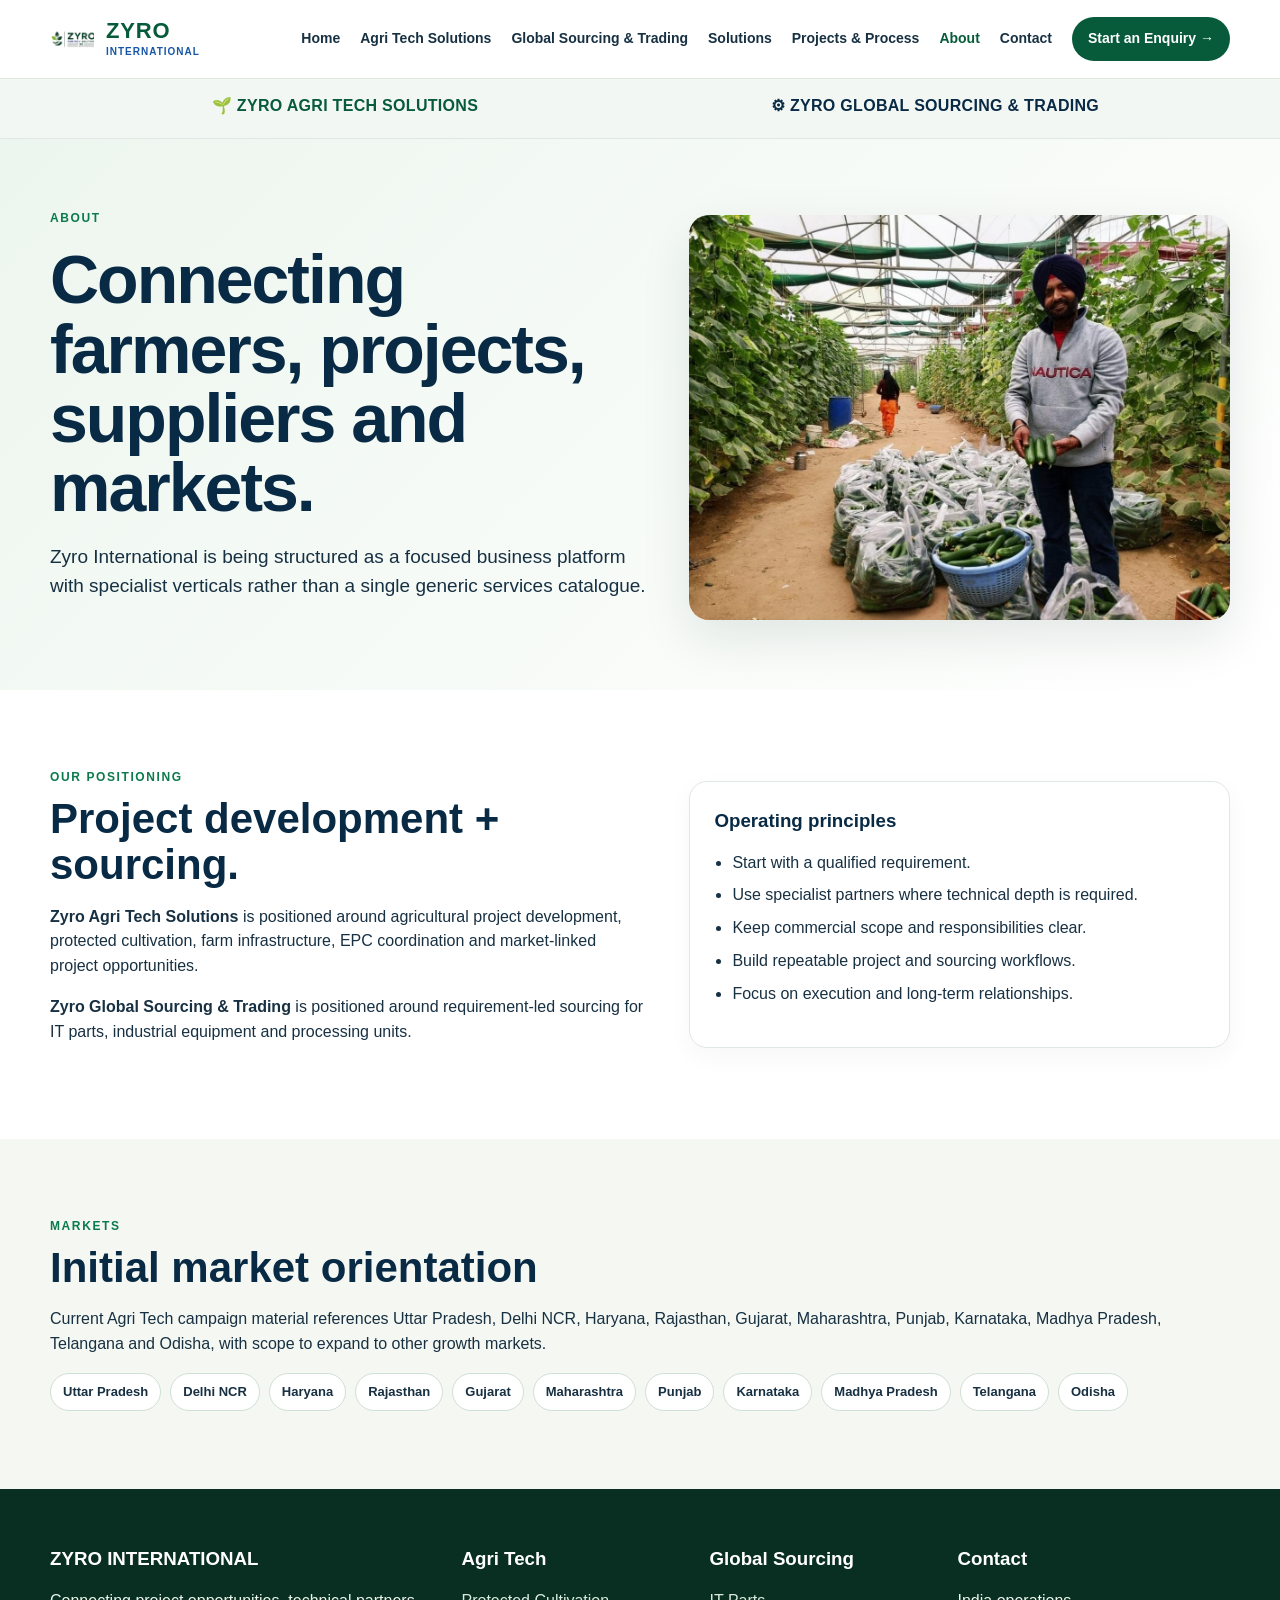
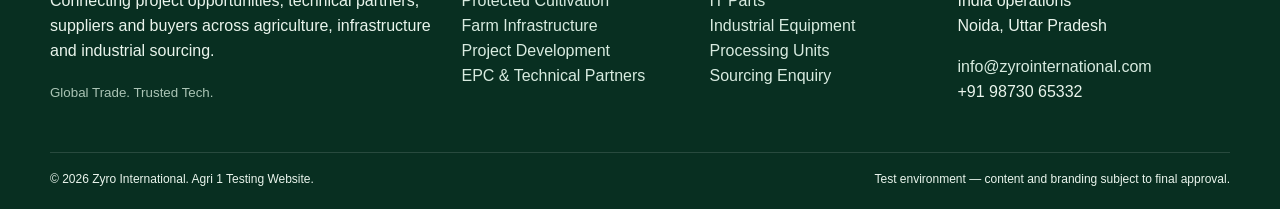
<file: about.html>
<!doctype html><html lang="en"><head><meta charset="utf-8">
<meta name="viewport" content="width=device-width, initial-scale=1">
<title>About Zyro International | Zyro International</title>
<meta name="description" content="About Zyro International and its two specialist business verticals.">
<link rel="stylesheet" href="styles.css"></head><body>
<header class="header"><div class="container nav">
  <a class="brand" href="index.html"><img src="[data-uri]" alt="Zyro leaf mark"><div class="brand-text"><strong>ZYRO</strong><span>INTERNATIONAL</span></div></a>
  <button class="mobile" data-mobile aria-label="Open navigation">☰</button>
  <nav class="menu"><a class="" href="index.html">Home</a><a class="" href="agri-tech.html">Agri Tech Solutions</a><a class="" href="global-sourcing.html">Global Sourcing & Trading</a><a class="" href="solutions.html">Solutions</a><a class="" href="projects.html">Projects & Process</a><a class="active" href="about.html">About</a><a class="" href="contact.html">Contact</a><a class="cta" href="contact.html">Start an Enquiry →</a></nav>
</div></header>
<div class="vertical-switch"><div class="container switch-inner">
  <a class="vtab agri " href="agri-tech.html">🌱 ZYRO AGRI TECH SOLUTIONS</a>
  <a class="vtab trade " href="global-sourcing.html">⚙ ZYRO GLOBAL SOURCING &amp; TRADING</a>
</div></div>

<section class="page-hero"><div class="container grid-2">
 <div><div class="kicker">About</div><h1>Connecting farmers, projects, suppliers and markets.</h1><p class="lead">Zyro International is being structured as a focused business platform with specialist verticals rather than a single generic services catalogue.</p></div>
 <div class="photo-card"><img src="[data-uri]" alt="Commercial protected cultivation"></div>
</div></section>
<section class="section"><div class="container grid-2">
 <div><div class="kicker">Our positioning</div><h2>Project development + sourcing.</h2><p><b>Zyro Agri Tech Solutions</b> is positioned around agricultural project development, protected cultivation, farm infrastructure, EPC coordination and market-linked project opportunities.</p><p><b>Zyro Global Sourcing &amp; Trading</b> is positioned around requirement-led sourcing for IT parts, industrial equipment and processing units.</p></div>
 <div class="card"><h3>Operating principles</h3><ul class="list"><li>Start with a qualified requirement.</li><li>Use specialist partners where technical depth is required.</li><li>Keep commercial scope and responsibilities clear.</li><li>Build repeatable project and sourcing workflows.</li><li>Focus on execution and long-term relationships.</li></ul></div>
</div></section>
<section class="section soft"><div class="container"><div class="kicker">Markets</div><h2>Initial market orientation</h2><p>Current Agri Tech campaign material references Uttar Pradesh, Delhi NCR, Haryana, Rajasthan, Gujarat, Maharashtra, Punjab, Karnataka, Madhya Pradesh, Telangana and Odisha, with scope to expand to other growth markets.</p><div class="chips"><span class="chip">Uttar Pradesh</span><span class="chip">Delhi NCR</span><span class="chip">Haryana</span><span class="chip">Rajasthan</span><span class="chip">Gujarat</span><span class="chip">Maharashtra</span><span class="chip">Punjab</span><span class="chip">Karnataka</span><span class="chip">Madhya Pradesh</span><span class="chip">Telangana</span><span class="chip">Odisha</span></div></div></section>

<footer class="footer"><div class="container">
  <div class="footer-grid">
    <div><h3>ZYRO INTERNATIONAL</h3><p>Connecting project opportunities, technical partners, suppliers and buyers across agriculture, infrastructure and industrial sourcing.</p><small>Global Trade. Trusted Tech.</small></div>
    <div><h3>Agri Tech</h3><p><a href="agri-tech.html">Protected Cultivation</a><br><a href="solutions.html">Farm Infrastructure</a><br><a href="projects.html">Project Development</a><br><a href="agri-tech.html#partners">EPC &amp; Technical Partners</a></p></div>
    <div><h3>Global Sourcing</h3><p><a href="global-sourcing.html">IT Parts</a><br><a href="global-sourcing.html">Industrial Equipment</a><br><a href="global-sourcing.html">Processing Units</a><br><a href="contact.html">Sourcing Enquiry</a></p></div>
    <div><h3>Contact</h3><p>India operations<br>Noida, Uttar Pradesh</p><p><a href="mailto:info@zyrointernational.com">info@zyrointernational.com</a><br>+91 98730 65332</p></div>
  </div>
  <div class="foot-bottom"><span>© 2026 Zyro International. Agri 1 Testing Website.</span><span>Test environment — content and branding subject to final approval.</span></div>
</div></footer>
<script src="script.js"></script></body></html>
</file>
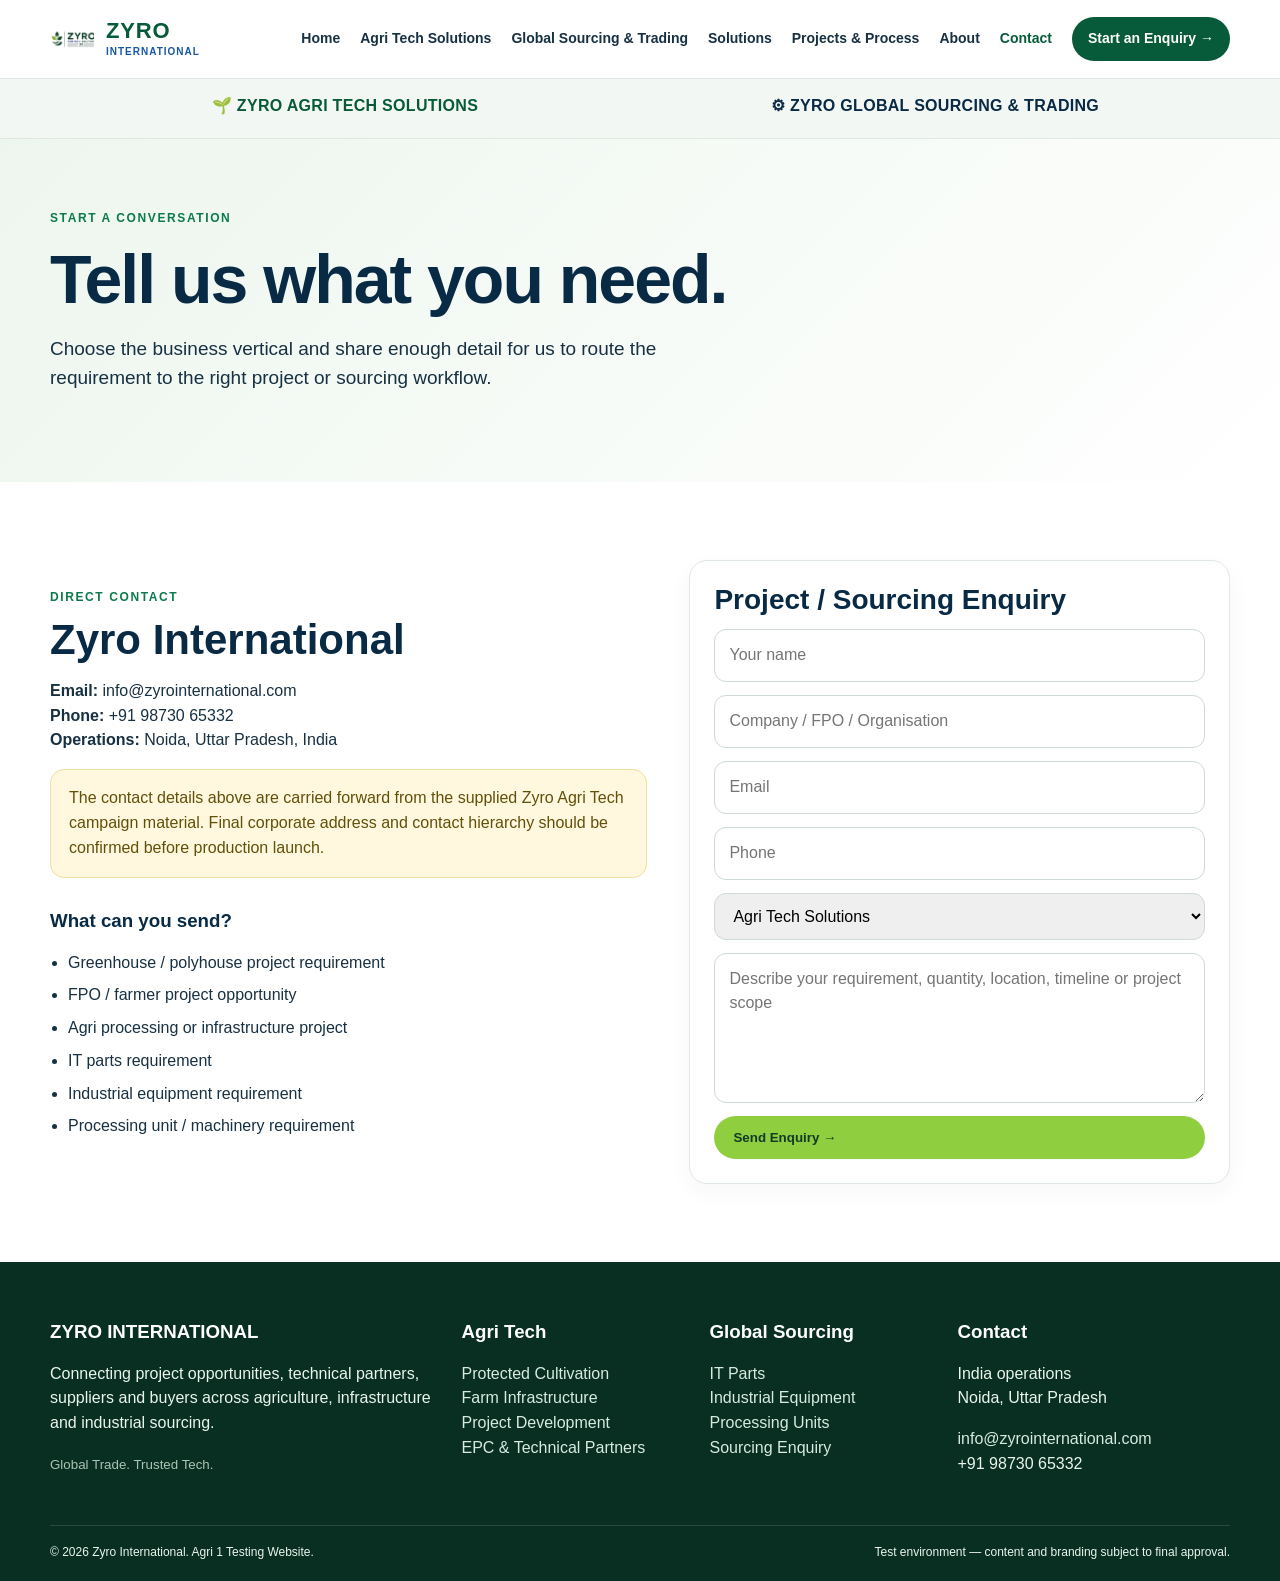
<file: contact.html>
<!doctype html><html lang="en"><head><meta charset="utf-8">
<meta name="viewport" content="width=device-width, initial-scale=1">
<title>Contact | Zyro International</title>
<meta name="description" content="Contact Zyro International for agricultural projects and sourcing requirements.">
<link rel="stylesheet" href="styles.css"></head><body>
<header class="header"><div class="container nav">
  <a class="brand" href="index.html"><img src="[data-uri]" alt="Zyro leaf mark"><div class="brand-text"><strong>ZYRO</strong><span>INTERNATIONAL</span></div></a>
  <button class="mobile" data-mobile aria-label="Open navigation">☰</button>
  <nav class="menu"><a class="" href="index.html">Home</a><a class="" href="agri-tech.html">Agri Tech Solutions</a><a class="" href="global-sourcing.html">Global Sourcing & Trading</a><a class="" href="solutions.html">Solutions</a><a class="" href="projects.html">Projects & Process</a><a class="" href="about.html">About</a><a class="active" href="contact.html">Contact</a><a class="cta" href="contact.html">Start an Enquiry →</a></nav>
</div></header>
<div class="vertical-switch"><div class="container switch-inner">
  <a class="vtab agri " href="agri-tech.html">🌱 ZYRO AGRI TECH SOLUTIONS</a>
  <a class="vtab trade " href="global-sourcing.html">⚙ ZYRO GLOBAL SOURCING &amp; TRADING</a>
</div></div>

<section class="page-hero"><div class="container"><div class="kicker">Start a conversation</div><h1>Tell us what you need.</h1><p class="lead">Choose the business vertical and share enough detail for us to route the requirement to the right project or sourcing workflow.</p></div></section>
<section class="section"><div class="container grid-2">
 <div><div class="kicker">Direct contact</div><h2>Zyro International</h2><p><b>Email:</b> <a href="mailto:info@zyrointernational.com">info@zyrointernational.com</a><br><b>Phone:</b> +91 98730 65332<br><b>Operations:</b> Noida, Uttar Pradesh, India</p><div class="notice">The contact details above are carried forward from the supplied Zyro Agri Tech campaign material. Final corporate address and contact hierarchy should be confirmed before production launch.</div><h3 style="margin-top:28px">What can you send?</h3><ul class="list"><li>Greenhouse / polyhouse project requirement</li><li>FPO / farmer project opportunity</li><li>Agri processing or infrastructure project</li><li>IT parts requirement</li><li>Industrial equipment requirement</li><li>Processing unit / machinery requirement</li></ul></div>
 <div class="card"><h2 style="font-size:28px">Project / Sourcing Enquiry</h2><form class="form" data-mail><input name="name" placeholder="Your name" required><input name="company" placeholder="Company / FPO / Organisation"><input name="email" type="email" placeholder="Email" required><input name="phone" placeholder="Phone"><select name="vertical"><option>Agri Tech Solutions</option><option>Global Sourcing & Trading</option></select><textarea name="requirement" placeholder="Describe your requirement, quantity, location, timeline or project scope"></textarea><button class="btn primary" type="submit">Send Enquiry →</button></form></div>
</div></section>

<footer class="footer"><div class="container">
  <div class="footer-grid">
    <div><h3>ZYRO INTERNATIONAL</h3><p>Connecting project opportunities, technical partners, suppliers and buyers across agriculture, infrastructure and industrial sourcing.</p><small>Global Trade. Trusted Tech.</small></div>
    <div><h3>Agri Tech</h3><p><a href="agri-tech.html">Protected Cultivation</a><br><a href="solutions.html">Farm Infrastructure</a><br><a href="projects.html">Project Development</a><br><a href="agri-tech.html#partners">EPC &amp; Technical Partners</a></p></div>
    <div><h3>Global Sourcing</h3><p><a href="global-sourcing.html">IT Parts</a><br><a href="global-sourcing.html">Industrial Equipment</a><br><a href="global-sourcing.html">Processing Units</a><br><a href="contact.html">Sourcing Enquiry</a></p></div>
    <div><h3>Contact</h3><p>India operations<br>Noida, Uttar Pradesh</p><p><a href="mailto:info@zyrointernational.com">info@zyrointernational.com</a><br>+91 98730 65332</p></div>
  </div>
  <div class="foot-bottom"><span>© 2026 Zyro International. Agri 1 Testing Website.</span><span>Test environment — content and branding subject to final approval.</span></div>
</div></footer>
<script src="script.js"></script></body></html>
</file>
<file: styles.css>
:root{
  --green:#075b3a; --green2:#0b7a4d; --lime:#8fcf3f; --navy:#092a45;
  --blue:#1757a6; --ink:#173042; --muted:#61727b; --cream:#f5f8f2;
  --line:#dfe8e1; --white:#fff; --shadow:0 18px 50px rgba(8,43,30,.10);
  --radius:20px; --max:1180px;
}
*{box-sizing:border-box}
html{scroll-behavior:smooth}
body{margin:0;font-family:Inter,Segoe UI,Arial,sans-serif;color:var(--ink);background:#fff;line-height:1.55}
a{color:inherit;text-decoration:none}
img{max-width:100%;display:block}
.container{width:min(var(--max),calc(100% - 36px));margin:auto}
.topbar{background:var(--green);color:#fff;font-size:13px}
.topbar .container{display:flex;justify-content:space-between;gap:16px;padding:9px 0}
.header{position:sticky;top:0;z-index:20;background:rgba(255,255,255,.96);backdrop-filter:blur(12px);border-bottom:1px solid var(--line)}
.nav{min-height:78px;display:flex;align-items:center;justify-content:space-between;gap:22px}
.brand{display:flex;align-items:center;gap:12px;font-weight:800}
.brand img{width:44px;height:58px;object-fit:contain}
.brand-text{line-height:1.05}.brand-text strong{display:block;font-size:22px;letter-spacing:.8px;color:var(--green)}.brand-text span{font-size:10px;color:var(--blue);font-weight:800;letter-spacing:1px}
.menu{display:flex;gap:20px;align-items:center;font-size:14px;font-weight:650}
.menu a{padding:10px 0}.menu a:hover,.menu a.active{color:var(--green)}
.menu .cta{background:var(--green);color:#fff;padding:11px 16px;border-radius:999px}
.mobile{display:none;border:1px solid var(--line);background:#fff;border-radius:10px;padding:8px 11px}
.vertical-switch{background:#f3f7f3;border-bottom:1px solid var(--line)}
.switch-inner{display:grid;grid-template-columns:1fr 1fr;gap:0}
.vtab{padding:15px 18px;text-align:center;font-weight:800;letter-spacing:.3px;border-bottom:4px solid transparent}
.vtab.agri{color:var(--green)} .vtab.trade{color:var(--navy)}
.vtab.active{background:#fff;border-bottom-color:var(--lime)}
.hero{position:relative;min-height:560px;display:grid;align-items:center;overflow:hidden}
.hero:before{content:"";position:absolute;inset:0;background:linear-gradient(90deg,rgba(3,39,27,.82),rgba(3,39,27,.42) 52%,rgba(3,39,27,.08));z-index:1}
.hero-bg{position:absolute;inset:0;width:100%;height:100%;object-fit:cover}
.hero-content{position:relative;z-index:2;color:#fff;padding:76px 0;max-width:720px}
.eyebrow{display:inline-flex;padding:7px 12px;border:1px solid rgba(255,255,255,.35);border-radius:999px;font-size:12px;font-weight:800;letter-spacing:1px;text-transform:uppercase}
h1{font-size:clamp(38px,5.5vw,68px);line-height:1.02;margin:18px 0 18px;letter-spacing:-2px}
h2{font-size:clamp(28px,4vw,42px);line-height:1.1;margin:0 0 14px;color:var(--navy)}
h3{margin:0 0 8px;color:var(--navy)}
.lead{font-size:19px;max-width:700px}
.actions{display:flex;gap:12px;flex-wrap:wrap;margin-top:26px}
.btn{display:inline-flex;align-items:center;gap:8px;padding:13px 18px;border-radius:999px;font-weight:800;border:1px solid transparent}
.btn.primary{background:var(--lime);color:#123a26}.btn.light{background:#fff;color:var(--green)}.btn.outline{border-color:#b8c9bd;background:#fff}
.section{padding:78px 0}.section.soft{background:var(--cream)}
.kicker{font-size:12px;text-transform:uppercase;letter-spacing:1.6px;font-weight:900;color:var(--green2);margin-bottom:10px}
.grid-2{display:grid;grid-template-columns:1.05fr .95fr;gap:42px;align-items:center}
.photo-card{border-radius:var(--radius);overflow:hidden;box-shadow:var(--shadow);background:#fff}
.photo-card img{width:100%;height:100%;object-fit:cover}
.photo-card.tall img{min-height:470px}
.card-grid{display:grid;grid-template-columns:repeat(3,1fr);gap:18px}
.card{border:1px solid var(--line);border-radius:18px;padding:24px;background:#fff;box-shadow:0 8px 25px rgba(9,46,33,.04)}
.card:hover{transform:translateY(-2px);box-shadow:var(--shadow);transition:.2s}
.icon{width:44px;height:44px;border-radius:14px;background:#e9f5e9;color:var(--green);display:grid;place-items:center;font-size:21px;font-weight:900;margin-bottom:15px}
.statbar{background:var(--navy);color:#fff;padding:30px 0}.stats{display:grid;grid-template-columns:repeat(4,1fr);gap:20px}.stat{text-align:center}.stat strong{font-size:26px;display:block;color:#b7eb63}.stat span{font-size:13px;opacity:.9}
.process{display:grid;grid-template-columns:repeat(4,1fr);gap:14px}.step{position:relative;padding:24px;border-radius:18px;background:#fff;border:1px solid var(--line)}.step b{display:inline-grid;place-items:center;width:34px;height:34px;border-radius:50%;background:var(--green);color:#fff;margin-bottom:14px}
.split{display:grid;grid-template-columns:repeat(2,1fr);gap:20px}
.vertical-card{padding:30px;border-radius:24px;color:#fff;min-height:270px;position:relative;overflow:hidden}.vertical-card:after{content:"";position:absolute;inset:auto -60px -90px auto;width:240px;height:240px;border-radius:50%;background:rgba(255,255,255,.08)}
.vertical-card.agri{background:linear-gradient(135deg,#064a31,#11804f)} .vertical-card.trade{background:linear-gradient(135deg,#092a45,#1757a6)}
.list{padding-left:18px}.list li{margin:8px 0}
.gallery{display:grid;grid-template-columns:2fr 1fr 1fr;gap:12px}.gallery img{width:100%;height:230px;object-fit:cover;border-radius:16px}.gallery img:first-child{height:472px;grid-row:span 2}
.band{padding:20px 0;background:#eff6ef;border-top:1px solid var(--line);border-bottom:1px solid var(--line)}
.chips{display:flex;flex-wrap:wrap;gap:9px}.chip{padding:8px 12px;border:1px solid #cfe0d4;border-radius:999px;background:#fff;font-size:13px;font-weight:700}
.page-hero{padding:70px 0;background:linear-gradient(135deg,#edf6ee,#fff)}
.page-hero .grid-2{align-items:end}.page-hero h1{color:var(--navy);margin-bottom:12px}
.form{display:grid;gap:13px}.form input,.form textarea,.form select{width:100%;padding:13px 14px;border:1px solid #cfdad3;border-radius:12px;font:inherit}.form textarea{min-height:150px;resize:vertical}
.notice{padding:16px 18px;background:#fff8df;border:1px solid #eedf9e;border-radius:14px;color:#624f08}
.footer{background:#082f21;color:#eaf5ed;padding:55px 0 20px}.footer-grid{display:grid;grid-template-columns:1.4fr .8fr .8fr 1fr;gap:30px}.footer h3{color:#fff}.footer a{color:#d8ebe0}.footer small{color:#aac4b5}.foot-bottom{border-top:1px solid rgba(255,255,255,.13);margin-top:32px;padding-top:17px;display:flex;justify-content:space-between;gap:20px;font-size:12px}
@media(max-width:900px){.menu{display:none}.mobile{display:block}.grid-2,.split{grid-template-columns:1fr}.card-grid{grid-template-columns:1fr 1fr}.process{grid-template-columns:1fr 1fr}.stats{grid-template-columns:1fr 1fr}.footer-grid{grid-template-columns:1fr 1fr}.gallery{grid-template-columns:1fr 1fr}.gallery img:first-child{height:280px;grid-row:auto}}
@media(max-width:620px){.topbar .container{display:block;text-align:center}.nav{min-height:68px}.brand img{width:36px;height:48px}.brand-text strong{font-size:18px}.switch-inner{grid-template-columns:1fr}.hero{min-height:600px}.hero-content{padding:58px 0}.lead{font-size:17px}.card-grid,.process,.stats,.footer-grid,.gallery{grid-template-columns:1fr}.section{padding:58px 0}.gallery img,.gallery img:first-child{height:250px}}
</file>
